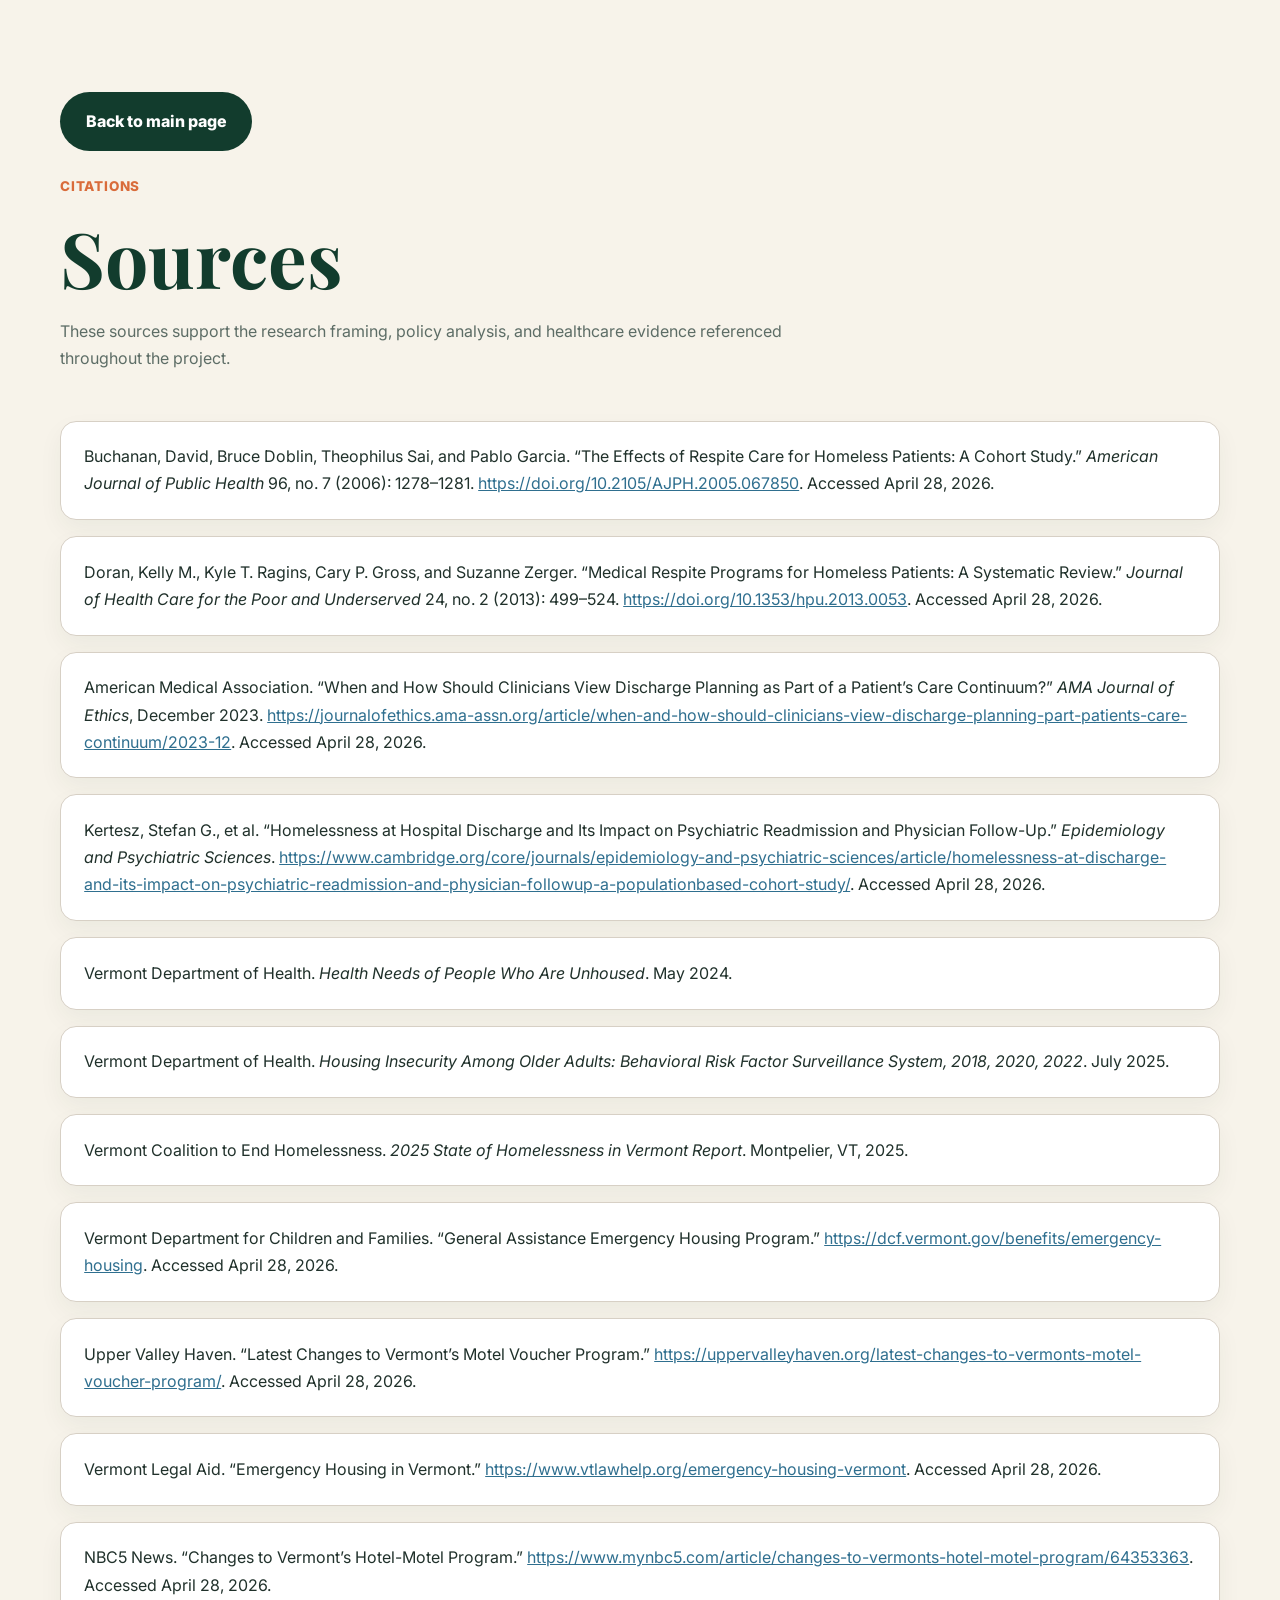
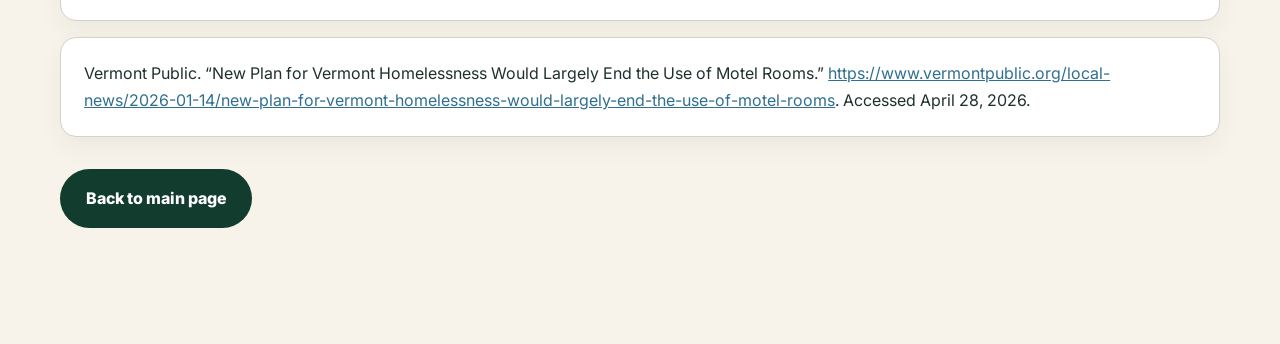
<file: citations.html>
<!DOCTYPE html>
<html lang="en">
  <head>
    <meta charset="UTF-8" />
    <meta name="viewport" content="width=device-width, initial-scale=1.0" />
    <title>Sources | Medical Respite Care in Vermont</title>
    <link rel="preconnect" href="https://fonts.googleapis.com" />
    <link rel="preconnect" href="https://fonts.gstatic.com" crossorigin />
    <link
      href="https://fonts.googleapis.com/css2?family=Inter:wght@400;500;600;700;800&family=Playfair+Display:wght@600;700;800&display=swap"
      rel="stylesheet"
    />
    <link rel="stylesheet" href="styles.css" />
  </head>
  <body>
    <main>
      <section class="section page-header">
        <div class="container">
          <a class="button back-button" href="index.html">Back to main page</a>
          <p class="section-label">Citations</p>
          <h1 class="page-title">Sources</h1>
          <p class="page-intro">
            These sources support the research framing, policy analysis, and
            healthcare evidence referenced throughout the project.
          </p>
        </div>
      </section>

      <section class="section section-compact">
        <div class="container">
          <div class="citations-grid">
            <article class="citation-card">
              <p>
                Buchanan, David, Bruce Doblin, Theophilus Sai, and Pablo Garcia.
                “The Effects of Respite Care for Homeless Patients: A Cohort
                Study.” <em>American Journal of Public Health</em> 96, no. 7
                (2006): 1278–1281.
                <a href="https://doi.org/10.2105/AJPH.2005.067850">https://doi.org/10.2105/AJPH.2005.067850</a>.
                Accessed April 28, 2026.
              </p>
            </article>

            <article class="citation-card">
              <p>
                Doran, Kelly M., Kyle T. Ragins, Cary P. Gross, and Suzanne
                Zerger. “Medical Respite Programs for Homeless Patients: A
                Systematic Review.” <em>Journal of Health Care for the Poor and
                Underserved</em> 24, no. 2 (2013): 499–524.
                <a href="https://doi.org/10.1353/hpu.2013.0053">https://doi.org/10.1353/hpu.2013.0053</a>.
                Accessed April 28, 2026.
              </p>
            </article>

            <article class="citation-card">
              <p>
                American Medical Association. “When and How Should Clinicians
                View Discharge Planning as Part of a Patient’s Care Continuum?”
                <em>AMA Journal of Ethics</em>, December 2023.
                <a href="https://journalofethics.ama-assn.org/article/when-and-how-should-clinicians-view-discharge-planning-part-patients-care-continuum/2023-12">https://journalofethics.ama-assn.org/article/when-and-how-should-clinicians-view-discharge-planning-part-patients-care-continuum/2023-12</a>.
                Accessed April 28, 2026.
              </p>
            </article>

            <article class="citation-card">
              <p>
                Kertesz, Stefan G., et al. “Homelessness at Hospital Discharge
                and Its Impact on Psychiatric Readmission and Physician
                Follow-Up.” <em>Epidemiology and Psychiatric Sciences</em>.
                <a href="https://www.cambridge.org/core/journals/epidemiology-and-psychiatric-sciences/article/homelessness-at-discharge-and-its-impact-on-psychiatric-readmission-and-physician-followup-a-populationbased-cohort-study/">https://www.cambridge.org/core/journals/epidemiology-and-psychiatric-sciences/article/homelessness-at-discharge-and-its-impact-on-psychiatric-readmission-and-physician-followup-a-populationbased-cohort-study/</a>.
                Accessed April 28, 2026.
              </p>
            </article>

            <article class="citation-card">
              <p>
                Vermont Department of Health. <em>Health Needs of People Who Are
                Unhoused</em>. May 2024.
              </p>
            </article>

            <article class="citation-card">
              <p>
                Vermont Department of Health. <em>Housing Insecurity Among Older
                Adults: Behavioral Risk Factor Surveillance System, 2018, 2020,
                2022</em>. July 2025.
              </p>
            </article>

            <article class="citation-card">
              <p>
                Vermont Coalition to End Homelessness. <em>2025 State of
                Homelessness in Vermont Report</em>. Montpelier, VT, 2025.
              </p>
            </article>

            <article class="citation-card">
              <p>
                Vermont Department for Children and Families. “General
                Assistance Emergency Housing Program.”
                <a href="https://dcf.vermont.gov/benefits/emergency-housing">https://dcf.vermont.gov/benefits/emergency-housing</a>.
                Accessed April 28, 2026.
              </p>
            </article>

            <article class="citation-card">
              <p>
                Upper Valley Haven. “Latest Changes to Vermont’s Motel Voucher
                Program.”
                <a href="https://uppervalleyhaven.org/latest-changes-to-vermonts-motel-voucher-program/">https://uppervalleyhaven.org/latest-changes-to-vermonts-motel-voucher-program/</a>.
                Accessed April 28, 2026.
              </p>
            </article>

            <article class="citation-card">
              <p>
                Vermont Legal Aid. “Emergency Housing in Vermont.”
                <a href="https://www.vtlawhelp.org/emergency-housing-vermont">https://www.vtlawhelp.org/emergency-housing-vermont</a>.
                Accessed April 28, 2026.
              </p>
            </article>

            <article class="citation-card">
              <p>
                NBC5 News. “Changes to Vermont’s Hotel-Motel Program.”
                <a href="https://www.mynbc5.com/article/changes-to-vermonts-hotel-motel-program/64353363">https://www.mynbc5.com/article/changes-to-vermonts-hotel-motel-program/64353363</a>.
                Accessed April 28, 2026.
              </p>
            </article>

            <article class="citation-card">
              <p>
                Vermont Public. “New Plan for Vermont Homelessness Would Largely
                End the Use of Motel Rooms.”
                <a href="https://www.vermontpublic.org/local-news/2026-01-14/new-plan-for-vermont-homelessness-would-largely-end-the-use-of-motel-rooms">https://www.vermontpublic.org/local-news/2026-01-14/new-plan-for-vermont-homelessness-would-largely-end-the-use-of-motel-rooms</a>.
                Accessed April 28, 2026.
              </p>
            </article>
          </div>

          <div class="back-button-row">
            <a class="button back-button" href="index.html">Back to main page</a>
          </div>
        </div>
      </section>
    </main>
  </body>
</html>
</file>
<file: styles.css>
/* Color system and page-wide design tokens */
:root {
  --cream: #f7f3ea;
  --green: #123c2d;
  --green-soft: #234f3f;
  --blue: #2f6f8f;
  --rust: #d96c3b;
  --white: #ffffff;
  --text: #20312b;
  --muted: #5d6d66;
  --border: #d7d0c5;
  --line: rgba(18, 60, 45, 0.12);
  --shadow: 0 18px 40px rgba(18, 60, 45, 0.08);
  --shadow-soft: 0 10px 24px rgba(18, 60, 45, 0.05);
  --radius: 18px;
  --max-width: 1160px;
}

* {
  box-sizing: border-box;
}

html {
  scroll-behavior: smooth;
}

body {
  margin: 0;
  font-family: "Inter", Arial, sans-serif;
  line-height: 1.7;
  color: var(--text);
  background: var(--cream);
}

img {
  max-width: 100%;
}

button,
a {
  font: inherit;
}

.container {
  width: min(100% - 2rem, var(--max-width));
  margin: 0 auto;
}

.section {
  padding: 5.75rem 0;
}

.story-bar {
  position: sticky;
  top: 0;
  z-index: 20;
  backdrop-filter: blur(10px);
  background: rgba(247, 243, 234, 0.92);
  border-bottom: 1px solid var(--line);
}

.story-bar-inner {
  display: grid;
  grid-template-columns: repeat(6, minmax(0, 1fr));
  gap: 0.5rem;
  padding: 0.9rem 0;
}

.story-link {
  display: flex;
  align-items: center;
  justify-content: center;
  min-height: 2.75rem;
  border: 1px solid transparent;
  border-radius: 999px;
  color: var(--green);
  text-decoration: none;
  font-size: 0.95rem;
  font-weight: 700;
  transition: background-color 0.2s ease, color 0.2s ease, border-color 0.2s ease;
}

.story-link:hover,
.story-link:focus-visible,
.story-link.active {
  background: var(--green);
  border-color: var(--green);
  color: var(--white);
}

.hero {
  min-height: calc(100vh - 72px);
  display: flex;
  align-items: center;
  background:
    radial-gradient(circle at top right, rgba(217, 108, 59, 0.16), transparent 28%),
    linear-gradient(135deg, #3f7a5b, #5d9474);
  color: var(--white);
}

.hero-grid,
.two-column,
.callout-grid {
  display: grid;
  grid-template-columns: repeat(2, minmax(0, 1fr));
  gap: 2rem;
  align-items: center;
}

.hero-copy {
  padding: 4rem 0;
}

.hero-panel {
  display: flex;
  align-items: center;
  justify-content: center;
  height: 100%;
}

.hero-panel-card,
.calculator-card,
.info-card,
.model-builder,
.stat-card,
.expandable-card,
.evidence-panel,
.roadmap-step,
.chart-card {
  background: var(--white);
  border: 1px solid rgba(255, 255, 255, 0.16);
  border-radius: var(--radius);
  box-shadow: var(--shadow);
}

.hero-panel-card {
  width: 100%;
  padding: 2rem;
  background: #123c2d;
  border-color: #123c2d;
  box-shadow: none;
}

.panel-label,
.section-label,
.eyebrow {
  margin: 0 0 0.85rem;
  font-size: 0.84rem;
  font-weight: 800;
  letter-spacing: 0.06em;
  text-transform: uppercase;
}

.section-label,
.eyebrow,
.panel-label {
  color: var(--rust);
}

.hero .section-label,
.hero .eyebrow,
.hero .panel-label {
  color: #ffd7c8;
}

h1,
h2,
h3,
h4 {
  margin-top: 0;
  color: var(--green);
  font-family: "Playfair Display", Georgia, serif;
  line-height: 1.18;
}

.hero h1,
.hero h2 {
  color: var(--white);
}

h1 {
  font-size: clamp(2.8rem, 6vw, 5rem);
  margin-bottom: 1rem;
  max-width: 11ch;
}

h2 {
  font-size: clamp(2rem, 4vw, 3.2rem);
  margin-bottom: 1rem;
}

h3 {
  font-size: 1.35rem;
  margin-bottom: 0.8rem;
}

h4 {
  font-size: 1.15rem;
  margin-bottom: 0.75rem;
}

p {
  margin-top: 0;
  color: var(--muted);
}

.hero p,
.hero li {
  color: rgba(255, 255, 255, 0.92);
}

.hero-subtitle {
  font-size: 1.3rem;
  max-width: 36rem;
  margin-bottom: 1rem;
}

.hero-text {
  max-width: 44rem;
  margin-bottom: 2rem;
}

.hero-list,
.summary-list,
.evidence-list {
  margin: 0;
  padding-left: 1.2rem;
}

.hero-list li + li,
.summary-list li + li,
.evidence-list li + li {
  margin-top: 0.55rem;
}

.button,
.model-button,
.policy-option,
.toggle-button,
.expand-toggle {
  transition: transform 0.2s ease, background-color 0.2s ease, border-color 0.2s ease, color 0.2s ease, box-shadow 0.2s ease;
}

.button {
  border: none;
  border-radius: 999px;
  padding: 1rem 1.6rem;
  background: var(--white);
  color: var(--green);
  cursor: pointer;
  font-weight: 800;
}

.button:hover,
.button:focus-visible {
  transform: translateY(-2px);
  background: #fff5f0;
}

.button[href] {
  display: inline-flex;
  align-items: center;
  justify-content: center;
  text-decoration: none;
}

.section-heading.narrow,
.section-copy {
  width: 100%;
  max-width: 44rem;
}

.section-copy-wide {
  max-width: 100%;
  margin-bottom: 1.5rem;
}

.section-intro {
  font-size: 1.05rem;
  color: var(--green-soft);
}

.research-block {
  width: 100%;
  max-width: 52rem;
  margin-top: 1.5rem;
  padding: 1.35rem 1.45rem;
  background: rgba(255, 255, 255, 0.72);
  border: 1px solid var(--border);
  border-left: 5px solid var(--blue);
  border-radius: 14px;
  box-shadow: var(--shadow-soft);
}

.two-column > :only-child {
  grid-column: 1 / -1;
  max-width: 56rem;
  margin-inline: auto;
}

.stats-grid {
  display: grid;
  grid-template-columns: repeat(3, minmax(0, 1fr));
  gap: 1rem;
  margin: 1.5rem 0;
}

.stat-card {
  padding: 1.35rem;
  border-color: var(--line);
}

.stat-card h3 {
  color: var(--green);
  font-size: 1.2rem;
}

.section-visual {
  display: flex;
  flex-direction: column;
  gap: 1.25rem;
  width: 100%;
  justify-content: center;
}

.section-visual-wide {
  width: 100%;
  max-width: 100%;
}

.calculator-card,
.model-builder,
.chart-card {
  padding: 1.6rem;
  border-color: var(--line);
}

.chart-card {
  display: flex;
  flex-direction: column;
  gap: 0.75rem;
  width: 100%;
  background:
    linear-gradient(180deg, rgba(255, 255, 255, 0.95), rgba(245, 239, 228, 0.95));
}

.chart-card-header {
  display: flex;
  flex-direction: column;
  gap: 0.55rem;
}

.badge-row {
  display: flex;
  flex-wrap: wrap;
  gap: 0.5rem;
}

.chart-badge {
  display: inline-flex;
  align-items: center;
  width: fit-content;
  min-height: 2rem;
  padding: 0.35rem 0.75rem;
  border-radius: 999px;
  font-size: 0.82rem;
  font-weight: 700;
  background: rgba(47, 111, 143, 0.1);
  color: var(--blue);
}

.chart-badge.success {
  background: rgba(18, 60, 45, 0.1);
  color: var(--green);
}

.chart-badge.urgent {
  background: rgba(217, 108, 59, 0.12);
  color: var(--rust);
}

.chart-badge.neutral {
  background: rgba(168, 179, 186, 0.2);
  color: #55656e;
}

.chart-badge.blue {
  background: rgba(47, 111, 143, 0.1);
  color: var(--blue);
}

.chart-wrap {
  position: relative;
  min-height: 16rem;
  padding: 0.25rem 0 0;
}

.tall-chart {
  min-height: 18rem;
}

.chart-wrap-evidence {
  min-height: 19rem;
}

.chart-wrap canvas {
  width: 100% !important;
  height: 100% !important;
}

.chart-caption {
  margin: 0;
  color: var(--text);
  font-weight: 600;
}

.source-note {
  margin: 0;
  font-size: 0.85rem;
  color: var(--muted);
}

.expandable-grid {
  display: grid;
  grid-template-columns: repeat(2, minmax(0, 1fr));
  gap: 1rem;
}

.expandable-card {
  overflow: hidden;
  border-color: var(--line);
}

.expand-toggle {
  width: 100%;
  padding: 1.25rem 1.35rem;
  border: none;
  background: var(--white);
  color: var(--green);
  display: flex;
  justify-content: space-between;
  gap: 1rem;
  text-align: left;
  font-weight: 700;
  cursor: pointer;
}

.expand-toggle:hover,
.expand-toggle:focus-visible,
.expand-toggle.active {
  background: rgba(47, 111, 143, 0.08);
}

.toggle-symbol {
  font-size: 1.4rem;
  color: var(--rust);
}

.expand-content {
  display: none;
  padding: 0 1.35rem 1.35rem;
}

.expandable-card.open .expand-content {
  display: block;
}

.impact-quote {
  margin: 1.25rem 0 0;
  padding: 1.2rem 1.4rem;
  background: rgba(217, 108, 59, 0.08);
  border-left: 5px solid var(--rust);
  border-radius: 14px;
  color: var(--green);
  font-family: "Playfair Display", Georgia, serif;
  font-size: clamp(1.5rem, 3vw, 2.15rem);
  text-align: center;
}

.impact-quote-wide,
.research-block-wide {
  width: 100%;
  max-width: 100%;
}

.loop-diagram {
  display: grid;
  grid-template-columns: repeat(5, minmax(0, 1fr));
  gap: 0.7rem;
  align-items: center;
  padding: 1rem;
  width: 100%;
  background: rgba(255, 255, 255, 0.55);
  border: 1px solid var(--border);
  border-radius: var(--radius);
  box-shadow: var(--shadow-soft);
}

.loop-step {
  min-height: 8rem;
  padding: 1rem;
  display: grid;
  place-items: center;
  text-align: center;
  background: var(--white);
  border: 1px solid var(--line);
  border-radius: 16px;
  color: var(--green);
  font-weight: 800;
  box-shadow: var(--shadow-soft);
}

.loop-step.active {
  background: rgba(47, 111, 143, 0.12);
  border-color: rgba(47, 111, 143, 0.35);
  transform: translateY(-3px);
}

.loop-arrow {
  display: none;
}

.case-columns {
  display: grid;
  grid-template-columns: repeat(2, minmax(0, 1fr));
  gap: 1rem;
  margin: 1.5rem 0 1rem;
}

.case-columns-wide {
  width: 100%;
  margin: 1.5rem 0 2rem;
}

.info-card {
  padding: 1.3rem;
  background: var(--white);
  border: 1px solid var(--line);
  border-radius: 16px;
  box-shadow: var(--shadow-soft);
}

.case-study-detail-row {
  align-items: start;
}

.solution-definition {
  font-size: 1.15rem;
  font-weight: 700;
  color: var(--blue);
}

.model-builder {
  display: flex;
  flex-direction: column;
  gap: 1rem;
}

.model-button-grid {
  display: grid;
  grid-template-columns: repeat(2, minmax(0, 1fr));
  gap: 0.8rem;
}

.model-button {
  min-height: 3.25rem;
  padding: 0.9rem 1rem;
  border: 1px solid var(--border);
  border-radius: 14px;
  background: var(--white);
  color: var(--green);
  font-weight: 700;
  cursor: pointer;
}

.model-button:hover,
.model-button:focus-visible {
  transform: translateY(-2px);
  border-color: rgba(47, 111, 143, 0.35);
}

.model-button.active {
  background: var(--blue);
  color: var(--white);
  border-color: var(--blue);
}

.model-visual {
  display: grid;
  grid-template-columns: repeat(2, minmax(0, 1fr));
  gap: 0.8rem;
  margin-top: 0.25rem;
}

.model-slot {
  min-height: 7.5rem;
  padding: 1rem;
  border: 1px dashed var(--border);
  border-radius: 16px;
  background: rgba(247, 243, 234, 0.8);
  display: flex;
  align-items: center;
  justify-content: center;
  text-align: center;
  color: var(--muted);
  font-weight: 700;
}

.model-slot.filled {
  background: rgba(47, 111, 143, 0.1);
  border-style: solid;
  border-color: rgba(47, 111, 143, 0.35);
  color: var(--green);
}

.model-explanation {
  padding: 1rem 1.1rem;
  background: rgba(247, 243, 234, 0.95);
  border: 1px solid var(--border);
  border-radius: 14px;
}

.model-complete-message {
  margin: 0;
  padding: 1rem 1.1rem;
  background: rgba(18, 60, 45, 0.94);
  border-radius: 14px;
  color: var(--white);
  font-weight: 700;
}

.toggle-group {
  display: inline-flex;
  flex-wrap: wrap;
  gap: 0.5rem;
  padding: 0.45rem;
  background: rgba(255, 255, 255, 0.85);
  border: 1px solid var(--border);
  border-radius: 999px;
  margin-bottom: 1rem;
}

.toggle-button {
  border: none;
  border-radius: 999px;
  padding: 0.8rem 1.15rem;
  background: transparent;
  color: var(--green);
  cursor: pointer;
  font-weight: 700;
}

.toggle-button.active,
.toggle-button:hover,
.toggle-button:focus-visible {
  background: var(--green);
  color: var(--white);
}

.evidence-panel {
  display: none;
  padding: 1.4rem;
  border-color: var(--line);
}

.evidence-panel.active {
  display: block;
}

.evidence-highlight {
  margin: 1rem 0 0;
  color: var(--rust);
  font-weight: 800;
}

.slider-label,
.calculator-result {
  color: var(--green);
}

.investment-slider {
  width: 100%;
  margin: 1rem 0;
  accent-color: var(--rust);
}

.calculator-result {
  font-size: 1.15rem;
  font-weight: 700;
}

.calculator-note {
  margin-bottom: 0;
}

.roadmap {
  display: grid;
  gap: 1rem;
  margin-top: 1.5rem;
}

.roadmap-grid {
  grid-template-columns: repeat(2, minmax(0, 1fr));
  align-items: stretch;
  margin-bottom: 1.5rem;
}

.roadmap-step {
  padding: 1.25rem;
  border-color: var(--line);
  display: flex;
  gap: 1rem;
  align-items: start;
  min-height: 100%;
}

.step-number {
  width: 2.5rem;
  height: 2.5rem;
  flex-shrink: 0;
  border-radius: 999px;
  background: var(--green);
  color: var(--white);
  display: grid;
  place-items: center;
  font-weight: 800;
}

.call-to-action {
  background: linear-gradient(135deg, var(--green), #194b39);
}

.policy-goal-card {
  width: 100%;
}

.call-to-action h2,
.call-to-action p {
  color: var(--white);
}

.call-to-action .section-label {
  color: #ffd7c8;
}

.callout-grid {
  align-items: center;
}

.site-footer {
  padding: 0 0 3rem;
}

.footer-inner {
  display: flex;
  justify-content: space-between;
  gap: 1rem;
  align-items: center;
  padding: 1.35rem 1.5rem;
  background: rgba(255, 255, 255, 0.82);
  border: 1px solid var(--border);
  border-radius: var(--radius);
  box-shadow: var(--shadow-soft);
}

.footer-text {
  margin: 0;
  color: var(--green);
  font-weight: 600;
}

.footer-button {
  flex-shrink: 0;
}

.page-header {
  padding-bottom: 2rem;
}

.page-title {
  max-width: none;
  margin-bottom: 1rem;
}

.page-intro {
  max-width: 48rem;
}

.back-button {
  margin-bottom: 1.5rem;
  background: var(--green);
  color: var(--white);
}

.back-button:hover,
.back-button:focus-visible {
  background: var(--green-soft);
}

.section-compact {
  padding-top: 0;
}

.citations-grid {
  display: grid;
  gap: 1rem;
}

.citation-card {
  padding: 1.35rem 1.45rem;
  background: var(--white);
  border: 1px solid var(--border);
  border-radius: 16px;
  box-shadow: var(--shadow-soft);
}

.citation-card p {
  margin: 0;
  color: var(--text);
}

.citation-card a {
  color: var(--blue);
  word-break: break-word;
}

.back-button-row {
  margin-top: 2rem;
}

.reveal {
  opacity: 0;
  transform: translateY(32px);
  transition: opacity 0.7s ease, transform 0.7s ease;
}

.reveal.visible {
  opacity: 1;
  transform: translateY(0);
}

.button:focus-visible,
.story-link:focus-visible,
.expand-toggle:focus-visible,
.toggle-button:focus-visible,
.policy-option:focus-visible,
.model-button:focus-visible {
  outline: 3px solid rgba(47, 111, 143, 0.28);
  outline-offset: 3px;
}

@media (max-width: 980px) {
  .hero-grid,
  .two-column,
  .callout-grid,
  .case-columns,
  .stats-grid,
  .expandable-grid,
  .model-button-grid,
  .model-visual,
  .roadmap-grid {
    grid-template-columns: 1fr;
  }

  .story-bar-inner {
    grid-template-columns: repeat(3, minmax(0, 1fr));
  }

  .loop-diagram {
    grid-template-columns: 1fr;
  }

  .loop-step {
    min-height: auto;
  }

  .section-copy,
  .research-block,
  .two-column > :only-child {
    max-width: 100%;
  }

  .footer-inner {
    flex-direction: column;
    align-items: start;
  }
}

@media (max-width: 720px) {
  .container {
    width: min(100% - 1.25rem, var(--max-width));
  }

  .section {
    padding: 4.5rem 0;
  }

  .story-bar-inner {
    grid-template-columns: repeat(2, minmax(0, 1fr));
  }

  h1 {
    font-size: 2.45rem;
  }

  h2 {
    font-size: 1.9rem;
  }

  .hero {
    min-height: auto;
  }

  .hero-copy {
    padding: 3.5rem 0 1rem;
  }

  .hero-panel-card,
  .chart-card {
    min-height: auto;
  }

  .toggle-group {
    border-radius: 18px;
  }

  .toggle-button {
    flex: 1 1 100%;
  }
}
</file>
